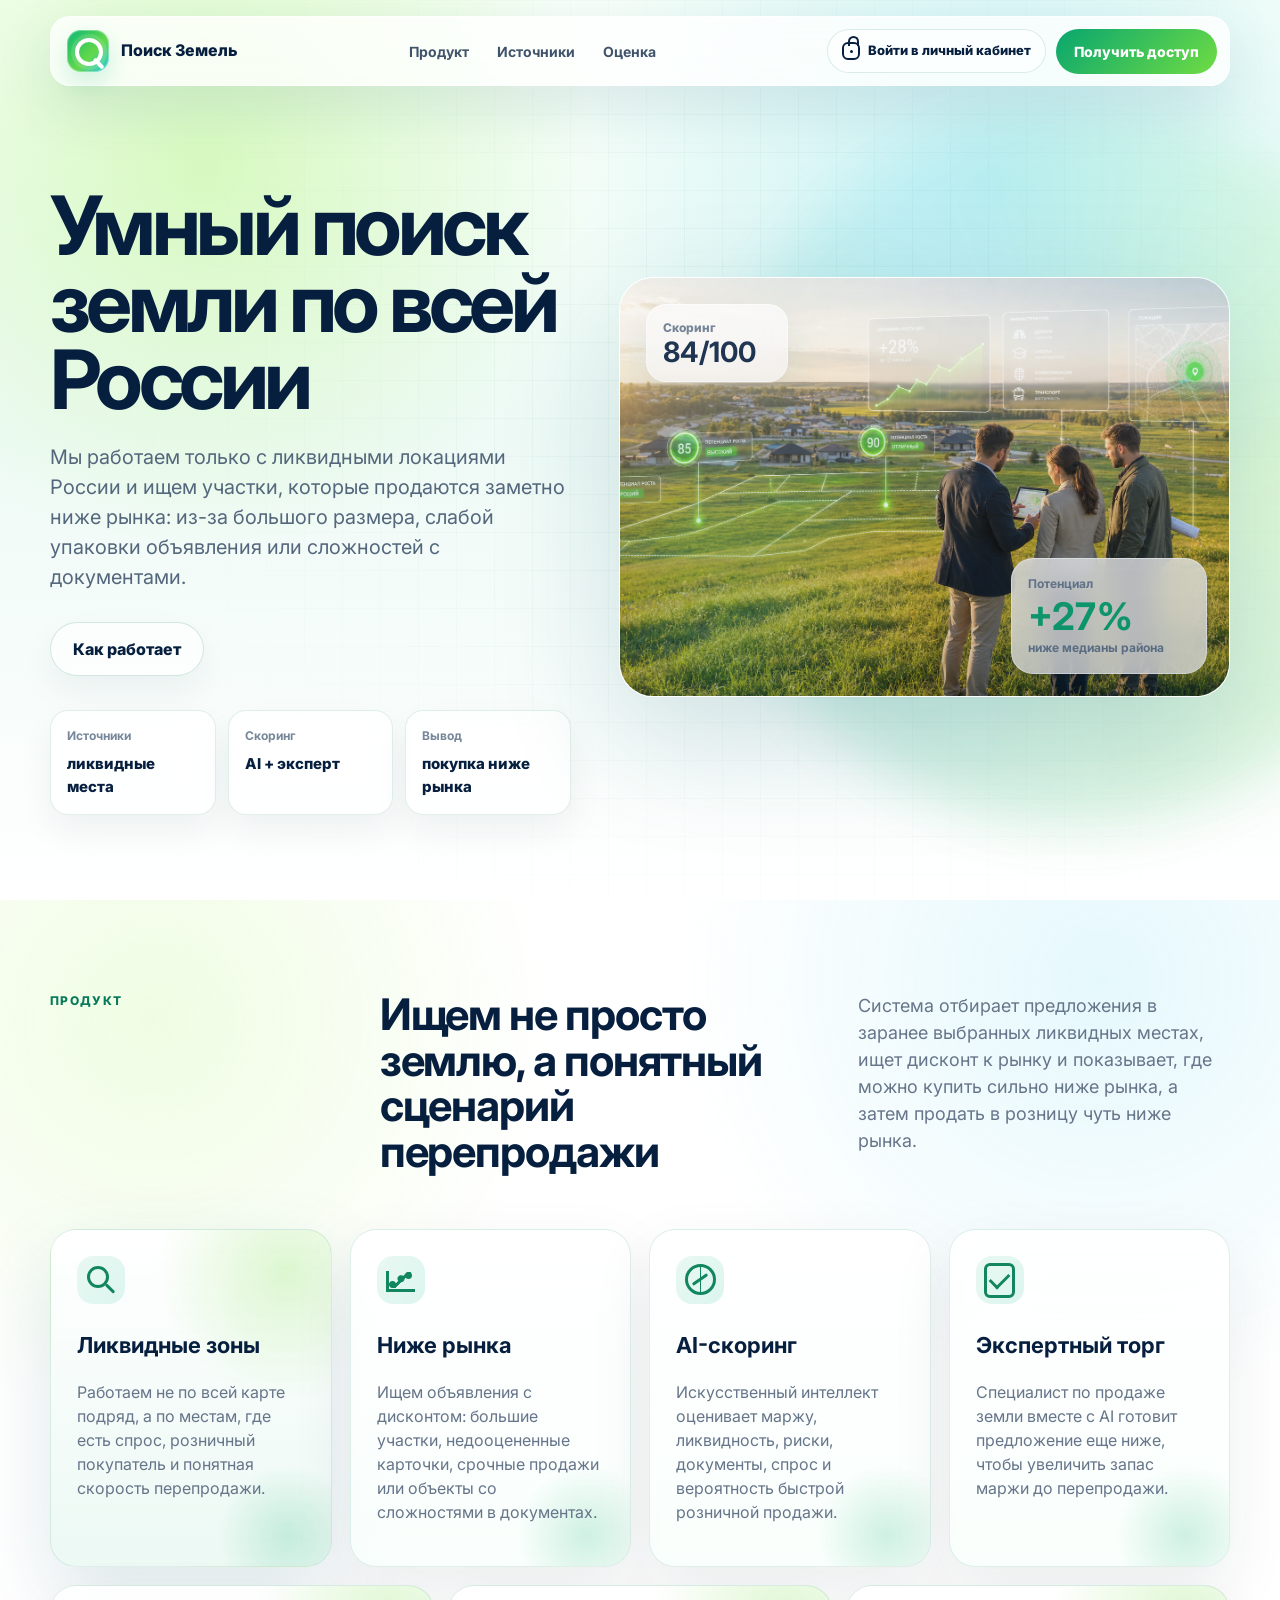
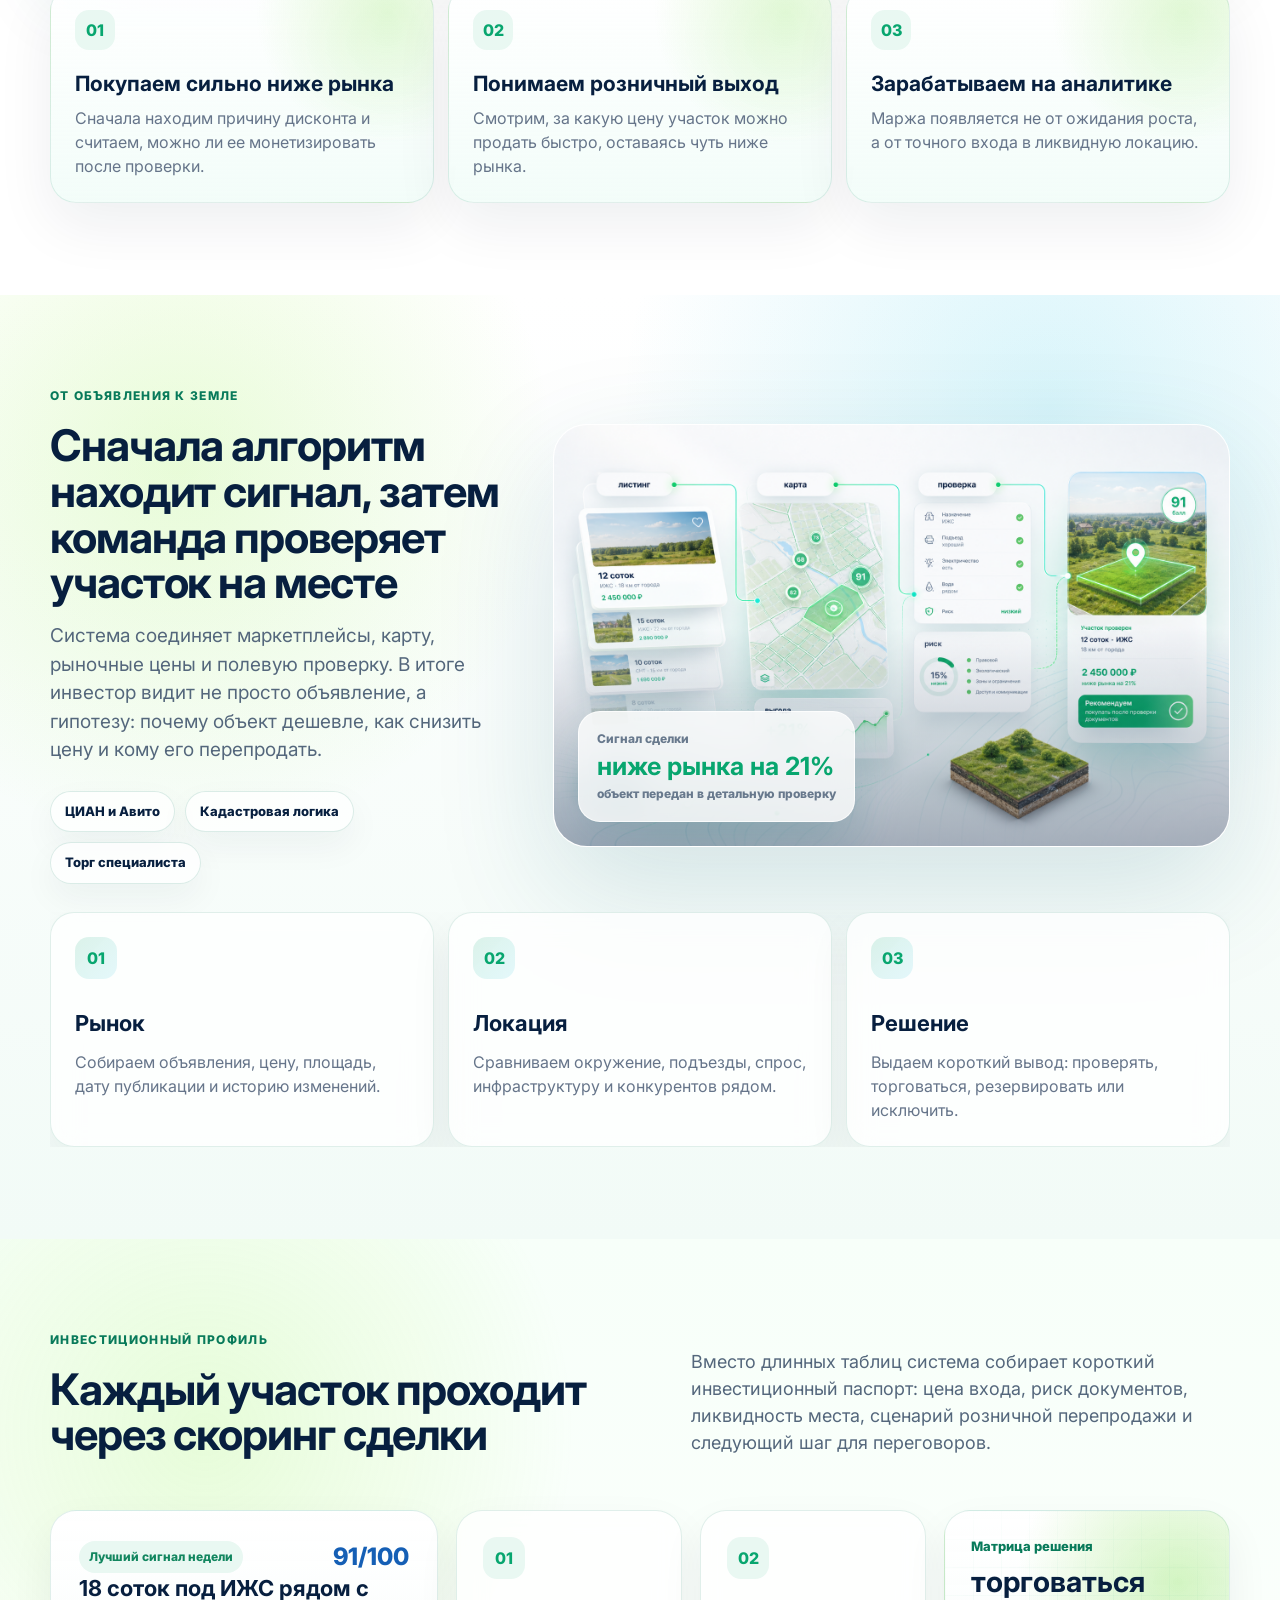
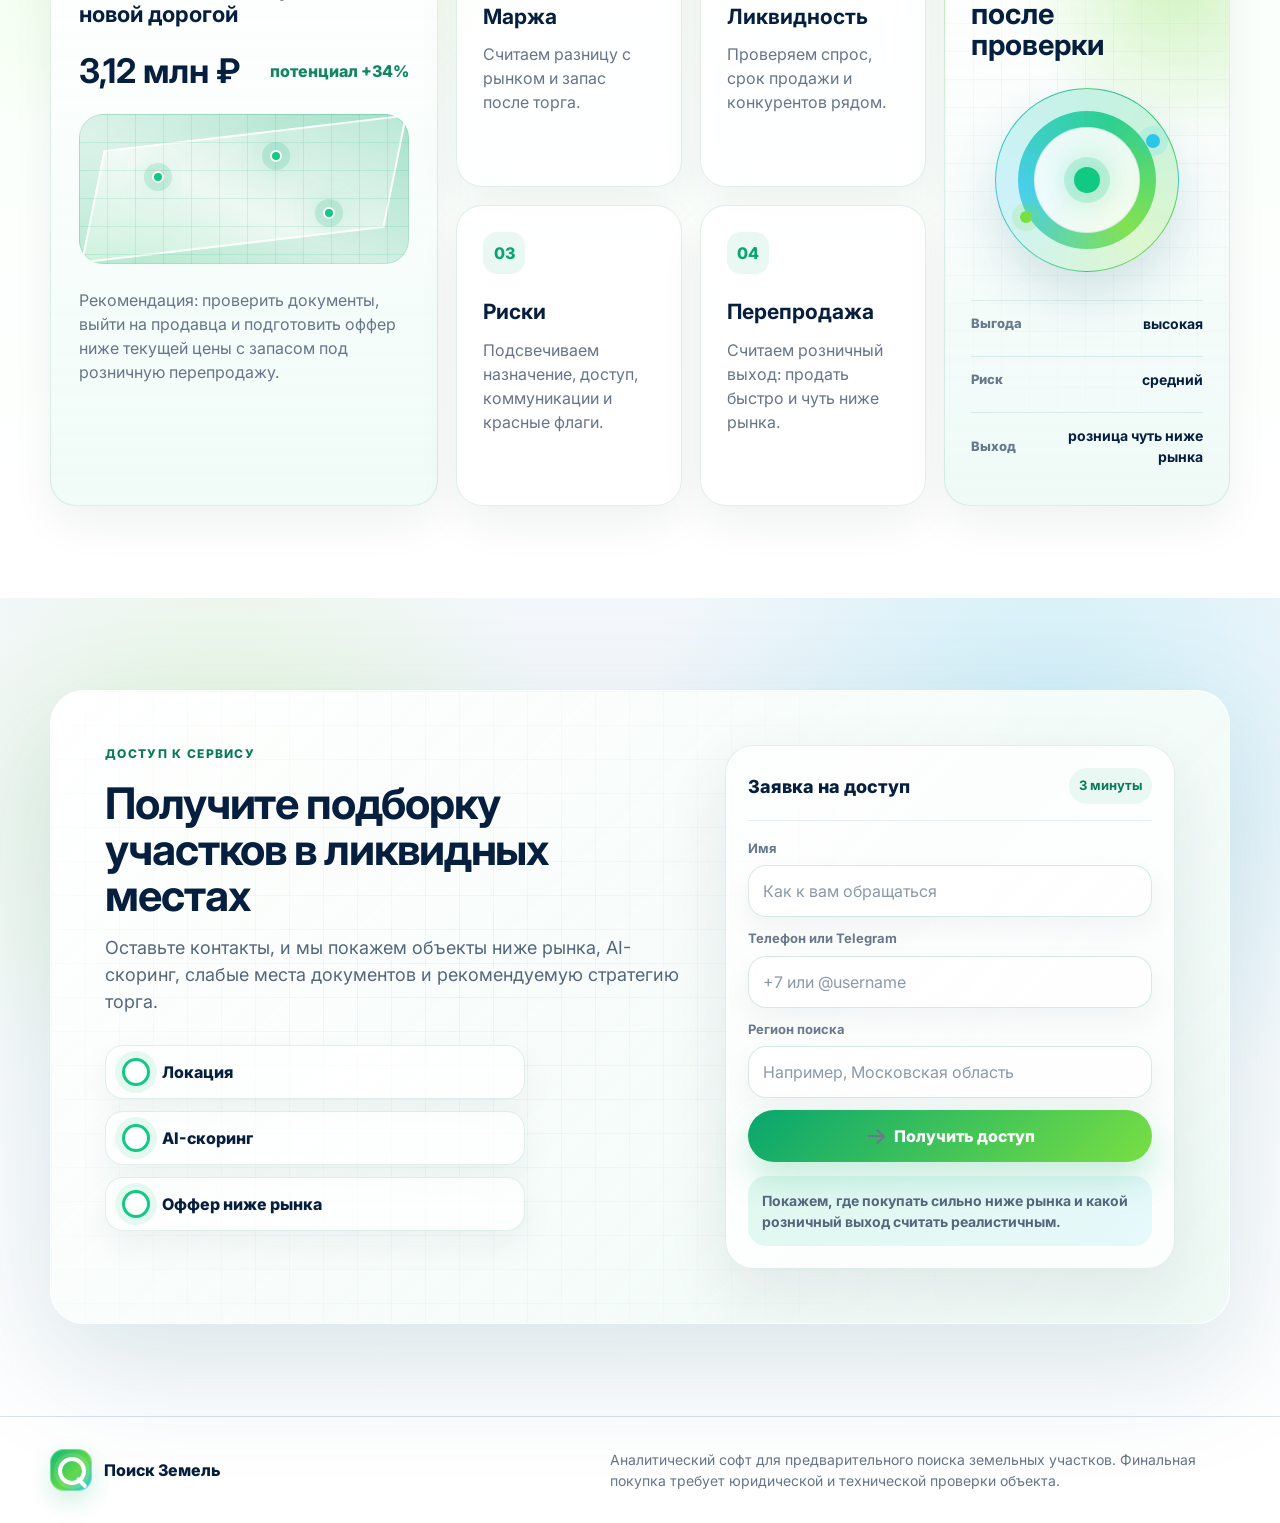
<file: index.html>
<!doctype html>
<html lang="ru">
<head>
  <meta charset="utf-8" />
  <meta name="viewport" content="width=device-width, initial-scale=1" />
  <title>Поиск Земель - аналитика выгодных земельных участков</title>
  <meta name="description" content="Сервис анализирует ЦИАН, Авито и открытые данные, чтобы находить земельные участки с потенциалом прибыли и рекомендациями к покупке." />
  <link rel="preconnect" href="https://fonts.googleapis.com" />
  <link rel="preconnect" href="https://fonts.gstatic.com" crossorigin />
  <link href="https://fonts.googleapis.com/css2?family=Inter:wght@400;500;600;700;800&display=swap" rel="stylesheet" />
  <link rel="stylesheet" href="styles.css" />
</head>
<body>
  <header class="site-header">
    <a class="brand" href="#top" aria-label="Поиск Земель">
      <span class="brand-mark" aria-hidden="true"><span class="brand-mark-land"></span><span class="brand-mark-coin"></span></span>
      <span>
        <strong>Поиск Земель</strong>
      </span>
    </a>

    <nav class="nav" aria-label="Основная навигация">
      <a href="#product">Продукт</a>
      <a href="#sources">Источники</a>
      <a href="#scoring">Оценка</a>
    </nav>

    <div class="header-actions">
      <a class="login-link" href="cabinet.html">
        <span class="login-icon" aria-hidden="true"></span>
        Войти в личный кабинет
      </a>
      <a class="header-cta" href="#contacts">Получить доступ</a>
    </div>
    <button class="menu-toggle" type="button" aria-label="Открыть меню" aria-expanded="false">
      <span></span>
      <span></span>
      <span></span>
    </button>
  </header>

  <div class="mobile-menu" aria-hidden="true">
    <nav aria-label="Мобильная навигация">
      <a href="#product">Продукт</a>
      <a href="#sources">Источники</a>
      <a href="#scoring">Оценка</a>
      <a href="cabinet.html">Войти в личный кабинет</a>
    </nav>
  </div>

  <main id="top">
    <section class="hero">
      <div class="hero-grid">
        <div class="hero-copy">
          <h1>Умный поиск земли по всей России</h1>
          <p class="hero-lead">Мы работаем только с ликвидными локациями России и ищем участки, которые продаются заметно ниже рынка: из-за большого размера, слабой упаковки объявления или сложностей с документами.</p>
          <div class="hero-actions">
            <a class="btn btn-secondary" href="#product">Как работает</a>
          </div>
          <dl class="hero-metrics">
            <div>
              <dt>Источники</dt>
              <dd>ликвидные места</dd>
            </div>
            <div>
              <dt>Скоринг</dt>
              <dd>AI + эксперт</dd>
            </div>
            <div>
              <dt>Вывод</dt>
              <dd>покупка ниже рынка</dd>
            </div>
          </dl>
        </div>

        <div class="hero-visual hero-visual-photo" aria-label="Специалисты оценивают земельный участок">
          <img src="assets/poiskzemel/land-investors.png" alt="Специалисты оценивают земельный участок с аналитическими слоями" />
          <div class="floating-chip chip-top">
            <span>Скоринг</span>
            <strong>84/100</strong>
          </div>
          <div class="signal-card">
            <span>Потенциал</span>
            <strong>+27%</strong>
            <small>ниже медианы района</small>
          </div>
        </div>
      </div>
    </section>

    <section class="section section-light" id="product">
      <div class="section-head">
        <p class="eyebrow">Продукт</p>
        <h2>Ищем не просто землю, а понятный сценарий перепродажи</h2>
        <p>Система отбирает предложения в заранее выбранных ликвидных местах, ищет дисконт к рынку и показывает, где можно купить сильно ниже рынка, а затем продать в розницу чуть ниже рынка.</p>
      </div>

      <div class="service-grid">
        <article class="service-card service-card-featured">
          <span class="card-icon search-icon" aria-hidden="true"></span>
          <h3>Ликвидные зоны</h3>
          <p>Работаем не по всей карте подряд, а по местам, где есть спрос, розничный покупатель и понятная скорость перепродажи.</p>
        </article>
        <article class="service-card">
          <span class="card-icon compare-icon" aria-hidden="true"></span>
          <h3>Ниже рынка</h3>
          <p>Ищем объявления с дисконтом: большие участки, недооцененные карточки, срочные продажи или объекты со сложностями в документах.</p>
        </article>
        <article class="service-card">
          <span class="card-icon risk-icon" aria-hidden="true"></span>
          <h3>AI-скоринг</h3>
          <p>Искусственный интеллект оценивает маржу, ликвидность, риски, документы, спрос и вероятность быстрой розничной продажи.</p>
        </article>
        <article class="service-card">
          <span class="card-icon decision-icon" aria-hidden="true"></span>
          <h3>Экспертный торг</h3>
          <p>Специалист по продаже земли вместе с AI готовит предложение еще ниже, чтобы увеличить запас маржи до перепродажи.</p>
        </article>
      </div>

      <div class="strategy-strip">
        <article>
          <span>01</span>
          <strong>Покупаем сильно ниже рынка</strong>
          <p>Сначала находим причину дисконта и считаем, можно ли ее монетизировать после проверки.</p>
        </article>
        <article>
          <span>02</span>
          <strong>Понимаем розничный выход</strong>
          <p>Смотрим, за какую цену участок можно продать быстро, оставаясь чуть ниже рынка.</p>
        </article>
        <article>
          <span>03</span>
          <strong>Зарабатываем на аналитике</strong>
          <p>Маржа появляется не от ожидания роста, а от точного входа в ликвидную локацию.</p>
        </article>
      </div>
    </section>

    <section class="section section-field" id="sources">
      <div class="field-layout">
        <div class="field-copy">
          <p class="eyebrow">От объявления к земле</p>
          <h2>Сначала алгоритм находит сигнал, затем команда проверяет участок на месте</h2>
          <p>Система соединяет маркетплейсы, карту, рыночные цены и полевую проверку. В итоге инвестор видит не просто объявление, а гипотезу: почему объект дешевле, как снизить цену и кому его перепродать.</p>
          <div class="field-pills">
            <span>ЦИАН и Авито</span>
            <span>Кадастровая логика</span>
            <span>Торг специалиста</span>
          </div>
        </div>

        <div class="field-visual">
          <img src="assets/poiskzemel/listing-to-land.png" alt="Коллаж с объявлениями, кадастровой картой и проверкой земельного участка" />
          <div class="field-glass-card">
            <span>Сигнал сделки</span>
            <strong>ниже рынка на 21%</strong>
            <small>объект передан в детальную проверку</small>
          </div>
        </div>
      </div>

      <div class="source-panel">
        <div class="source-row">
          <span>01</span>
          <strong>Рынок</strong>
          <p>Собираем объявления, цену, площадь, дату публикации и историю изменений.</p>
        </div>
        <div class="source-row">
          <span>02</span>
          <strong>Локация</strong>
          <p>Сравниваем окружение, подъезды, спрос, инфраструктуру и конкурентов рядом.</p>
        </div>
        <div class="source-row">
          <span>03</span>
          <strong>Решение</strong>
          <p>Выдаем короткий вывод: проверять, торговаться, резервировать или исключить.</p>
        </div>
      </div>
    </section>

    <section class="section section-invest" id="scoring">
      <div class="investment-head">
        <div>
          <p class="eyebrow">Инвестиционный профиль</p>
          <h2>Каждый участок проходит через скоринг сделки</h2>
        </div>
        <p>Вместо длинных таблиц система собирает короткий инвестиционный паспорт: цена входа, риск документов, ликвидность места, сценарий розничной перепродажи и следующий шаг для переговоров.</p>
      </div>

      <div class="investment-board">
        <div class="deal-card featured-deal">
          <div class="deal-top">
            <span class="badge">Лучший сигнал недели</span>
            <span class="score">91/100</span>
          </div>
          <h3>18 соток под ИЖС рядом с новой дорогой</h3>
          <div class="price-row">
            <strong>3,12 млн ₽</strong>
            <span>потенциал +34%</span>
          </div>
          <div class="land-preview" aria-hidden="true">
            <span></span>
            <span></span>
            <span></span>
          </div>
          <p>Рекомендация: проверить документы, выйти на продавца и подготовить оффер ниже текущей цены с запасом под розничную перепродажу.</p>
        </div>

        <div class="pipeline">
          <article>
            <span>01</span>
            <strong>Маржа</strong>
            <p>Считаем разницу с рынком и запас после торга.</p>
          </article>
          <article>
            <span>02</span>
            <strong>Ликвидность</strong>
            <p>Проверяем спрос, срок продажи и конкурентов рядом.</p>
          </article>
          <article>
            <span>03</span>
            <strong>Риски</strong>
            <p>Подсвечиваем назначение, доступ, коммуникации и красные флаги.</p>
          </article>
          <article>
            <span>04</span>
            <strong>Перепродажа</strong>
            <p>Считаем розничный выход: продать быстро и чуть ниже рынка.</p>
          </article>
        </div>

        <div class="portfolio-card">
          <span>Матрица решения</span>
          <strong>торговаться после проверки</strong>
          <div class="decision-orbit" aria-hidden="true">
            <i></i>
            <b></b>
          </div>
          <div class="decision-list">
            <div>
              <span>Выгода</span>
              <strong>высокая</strong>
            </div>
            <div>
              <span>Риск</span>
              <strong>средний</strong>
            </div>
            <div>
              <span>Выход</span>
              <strong>розница чуть ниже рынка</strong>
            </div>
          </div>
        </div>
      </div>
    </section>

    <section class="section section-cta" id="contacts">
      <div class="cta-card">
        <div class="cta-copy">
          <p class="eyebrow">Доступ к сервису</p>
          <h2>Получите подборку участков в ликвидных местах</h2>
          <p>Оставьте контакты, и мы покажем объекты ниже рынка, AI-скоринг, слабые места документов и рекомендуемую стратегию торга.</p>
          <div class="cta-flow">
            <span>Локация</span>
            <span>AI-скоринг</span>
            <span>Оффер ниже рынка</span>
          </div>
        </div>
        <div class="access-card">
          <div class="access-card-head">
            <span>Заявка на доступ</span>
            <strong>3 минуты</strong>
          </div>
          <form class="lead-form" action="success.html" method="get">
            <label>
              <span>Имя</span>
              <input type="text" name="name" placeholder="Как к вам обращаться" required />
            </label>
            <label>
              <span>Телефон или Telegram</span>
              <input type="text" name="contact" placeholder="+7 или @username" required />
            </label>
            <label>
              <span>Регион поиска</span>
              <input type="text" name="region" placeholder="Например, Московская область" />
            </label>
            <button class="btn btn-primary" type="submit">
              <span class="icon icon-arrow" aria-hidden="true"></span>
              Получить доступ
            </button>
          </form>
          <div class="access-note">Покажем, где покупать сильно ниже рынка и какой розничный выход считать реалистичным.</div>
        </div>
      </div>
    </section>
  </main>

  <footer class="footer">
    <div class="brand">
      <span class="brand-mark" aria-hidden="true"><span class="brand-mark-land"></span><span class="brand-mark-coin"></span></span>
      <span>
        <strong>Поиск Земель</strong>
      </span>
    </div>
    <p>Аналитический софт для предварительного поиска земельных участков. Финальная покупка требует юридической и технической проверки объекта.</p>
  </footer>

  <script src="script.js"></script>
</body>
</html>
</file>
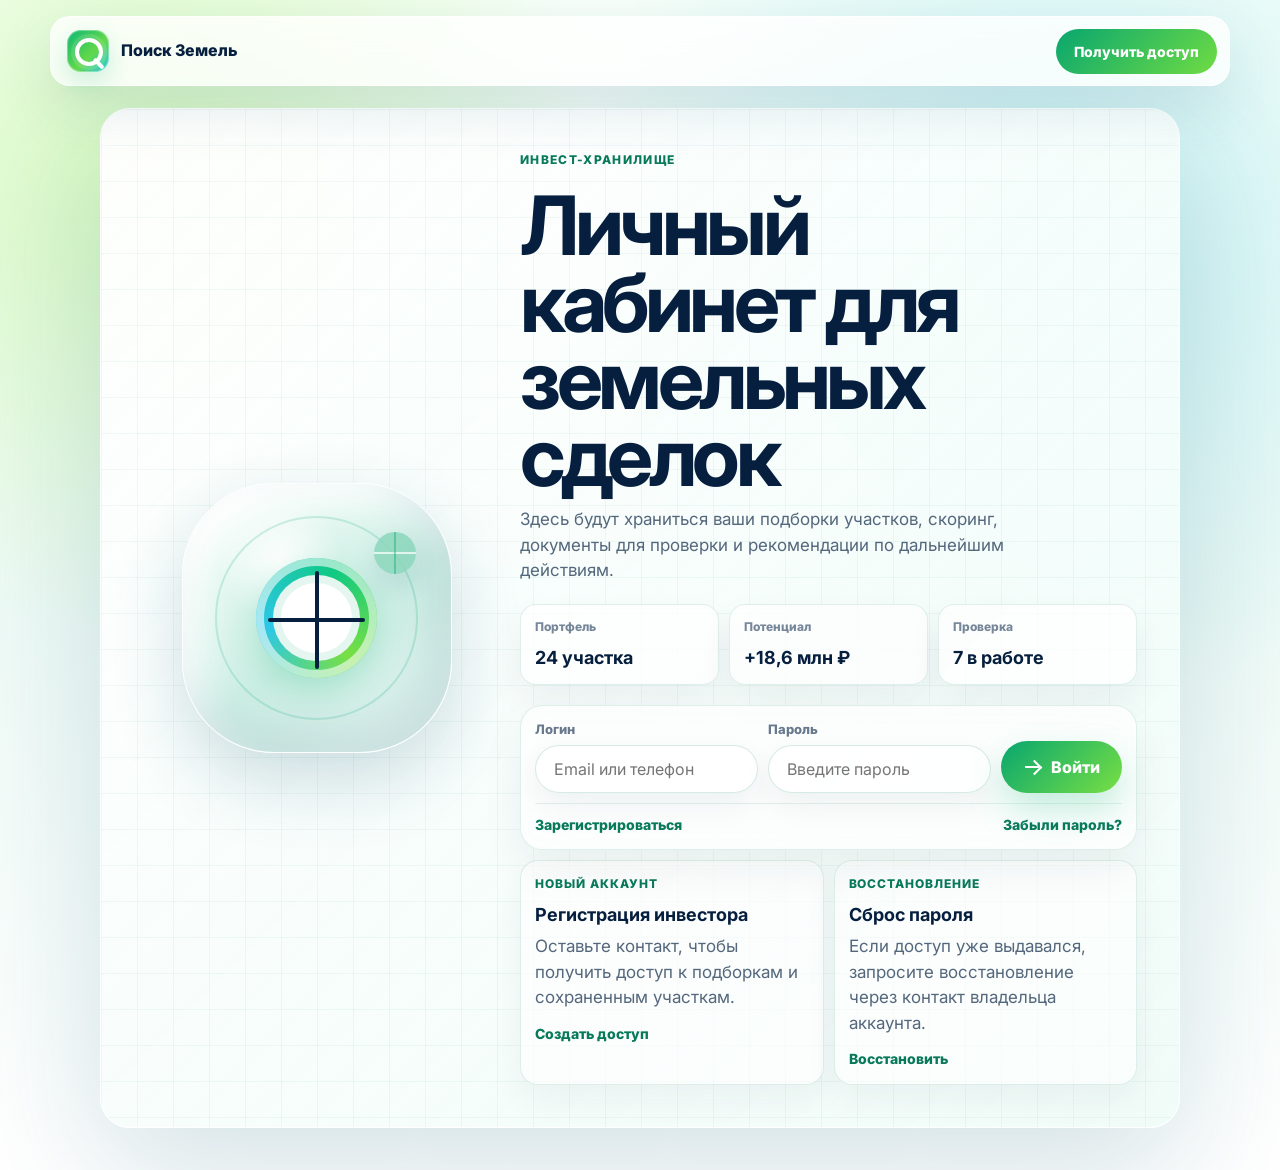
<file: cabinet.html>
<!doctype html>
<html lang="ru">
<head>
  <meta charset="utf-8" />
  <meta name="viewport" content="width=device-width, initial-scale=1" />
  <title>Личный кабинет - Поиск Земель</title>
  <meta name="description" content="Личный кабинет для хранения инвестиционных подборок земельных участков." />
  <link rel="preconnect" href="https://fonts.googleapis.com" />
  <link rel="preconnect" href="https://fonts.gstatic.com" crossorigin />
  <link href="https://fonts.googleapis.com/css2?family=Inter:wght@400;500;600;700;800&display=swap" rel="stylesheet" />
  <link rel="stylesheet" href="styles.css" />
</head>
<body class="cabinet-body">
  <header class="site-header">
    <a class="brand" href="index.html" aria-label="Поиск Земель">
      <span class="brand-mark" aria-hidden="true"><span class="brand-mark-land"></span><span class="brand-mark-coin"></span></span>
      <span>
        <strong>Поиск Земель</strong>
      </span>
    </a>
    <a class="header-cta" href="index.html#contacts">Получить доступ</a>
  </header>

  <main class="cabinet-shell">
    <section class="vault-card" aria-label="Личный кабинет инвестора">
      <div class="vault-visual" aria-hidden="true">
        <div class="vault-door">
          <div class="vault-rim">
            <div class="vault-handle">
              <span></span>
              <span></span>
              <span></span>
              <span></span>
            </div>
          </div>
        </div>
        <div class="vault-glow"></div>
      </div>

      <div class="vault-content">
        <p class="eyebrow">Инвест-хранилище</p>
        <h1>Личный кабинет для земельных сделок</h1>
        <p>Здесь будут храниться ваши подборки участков, скоринг, документы для проверки и рекомендации по дальнейшим действиям.</p>

        <div class="vault-stats">
          <div>
            <span>Портфель</span>
            <strong>24 участка</strong>
          </div>
          <div>
            <span>Потенциал</span>
            <strong>+18,6 млн ₽</strong>
          </div>
          <div>
            <span>Проверка</span>
            <strong>7 в работе</strong>
          </div>
        </div>

        <div class="auth-panel">
          <form class="cabinet-form login-form" action="index.html#contacts" method="get">
            <label>
              <span>Логин</span>
              <input type="text" name="login" placeholder="Email или телефон" autocomplete="username" />
            </label>
            <label>
              <span>Пароль</span>
              <input type="password" name="password" placeholder="Введите пароль" autocomplete="current-password" />
            </label>
            <button class="btn btn-primary" type="submit">
              <span class="icon icon-arrow" aria-hidden="true"></span>
              Войти
            </button>
          </form>

          <div class="auth-links">
            <a href="#register">Зарегистрироваться</a>
            <a href="#recover">Забыли пароль?</a>
          </div>
        </div>

        <div class="auth-secondary">
          <section id="register" class="auth-mini-card">
            <span>Новый аккаунт</span>
            <strong>Регистрация инвестора</strong>
            <p>Оставьте контакт, чтобы получить доступ к подборкам и сохраненным участкам.</p>
            <a href="index.html#contacts">Создать доступ</a>
          </section>
          <section id="recover" class="auth-mini-card">
            <span>Восстановление</span>
            <strong>Сброс пароля</strong>
            <p>Если доступ уже выдавался, запросите восстановление через контакт владельца аккаунта.</p>
            <a href="index.html#contacts">Восстановить</a>
          </section>
        </div>
      </div>
    </section>
  </main>
</body>
</html>
</file>
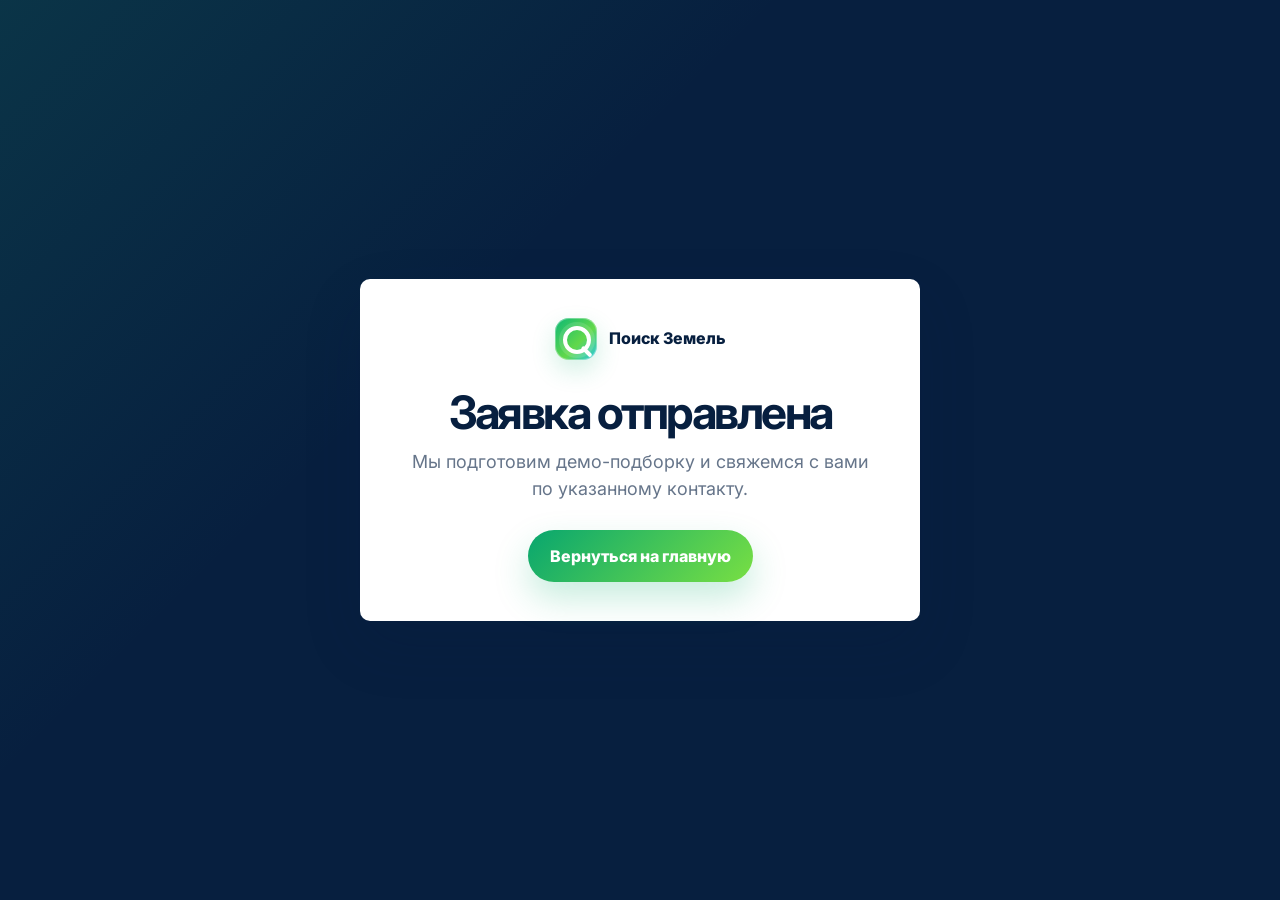
<file: success.html>
<!doctype html>
<html lang="ru">
<head>
  <meta charset="utf-8" />
  <meta name="viewport" content="width=device-width, initial-scale=1" />
  <title>Заявка отправлена - Поиск Земель</title>
  <link rel="preconnect" href="https://fonts.googleapis.com" />
  <link rel="preconnect" href="https://fonts.gstatic.com" crossorigin />
  <link href="https://fonts.googleapis.com/css2?family=Inter:wght@400;600;700;800&display=swap" rel="stylesheet" />
  <link rel="stylesheet" href="styles.css" />
  <style>
    body {
      min-height: 100vh;
      display: grid;
      place-items: center;
      padding: 24px;
      background:
        linear-gradient(135deg, rgba(31, 182, 122, 0.14), transparent 36%),
        var(--navy);
    }

    .success-box {
      width: min(560px, 100%);
      padding: 38px;
      border: 1px solid rgba(255, 255, 255, 0.16);
      border-radius: 10px;
      background: var(--white);
      box-shadow: var(--shadow);
      text-align: center;
    }

    .success-box .brand {
      justify-content: center;
      margin-bottom: 28px;
    }

    .success-box h1 {
      margin-bottom: 12px;
      color: var(--navy);
      font-size: clamp(32px, 6vw, 46px);
      line-height: 1.05;
    }

    .success-box p {
      margin-bottom: 28px;
      color: var(--muted);
      font-size: 18px;
    }
  </style>
</head>
<body>
  <main class="success-box">
    <div class="brand">
      <span class="brand-mark" aria-hidden="true"><span class="brand-mark-land"></span><span class="brand-mark-coin"></span></span>
      <span>
        <strong>Поиск Земель</strong>
      </span>
    </div>
    <h1>Заявка отправлена</h1>
    <p>Мы подготовим демо-подборку и свяжемся с вами по указанному контакту.</p>
    <a class="btn btn-primary" href="/">Вернуться на главную</a>
  </main>
</body>
</html>
</file>
<file: styles.css>
:root {
  --navy: #071f3f;
  --navy-2: #0c2d58;
  --blue: #155fb5;
  --green: #1fb67a;
  --lime: #9ff252;
  --cyan: #2cc7e8;
  --green-dark: #12865f;
  --ink: #132033;
  --muted: #66758a;
  --line: #d9e2ee;
  --soft: #f3f7fb;
  --white: #ffffff;
  --shadow: 0 24px 60px rgba(8, 31, 63, 0.14);
}

* {
  box-sizing: border-box;
}

html {
  scroll-behavior: smooth;
}

body {
  margin: 0;
  color: var(--ink);
  background: var(--soft);
  font-family: Inter, system-ui, -apple-system, BlinkMacSystemFont, "Segoe UI", sans-serif;
  line-height: 1.5;
}

img {
  display: block;
  max-width: 100%;
}

a {
  color: inherit;
  text-decoration: none;
}

button,
input {
  font: inherit;
}

.site-header {
  position: fixed;
  z-index: 30;
  top: 16px;
  left: 50%;
  display: flex;
  width: min(1180px, calc(100% - 32px));
  min-height: 70px;
  align-items: center;
  justify-content: space-between;
  gap: 18px;
  padding: 10px 12px 10px 16px;
  border: 1px solid rgba(255, 255, 255, 0.9);
  border-radius: 20px;
  background: rgba(255, 255, 255, 0.78);
  box-shadow: 0 20px 60px rgba(18, 72, 105, 0.12);
  transform: translateX(-50%);
  backdrop-filter: blur(16px);
}

.brand {
  display: inline-flex;
  min-width: max-content;
  align-items: center;
  gap: 12px;
}

.brand-mark {
  position: relative;
  display: grid;
  width: 42px;
  height: 42px;
  place-items: center;
  border-radius: 14px;
  background: linear-gradient(135deg, #0cb876, #62d84a 58%, #27c8e8);
  color: var(--white);
  box-shadow:
    inset 0 0 0 1px rgba(255, 255, 255, 0.34),
    0 10px 24px rgba(31, 182, 122, 0.2);
  overflow: hidden;
}

.brand-mark::before {
  content: "";
  position: absolute;
  left: 8px;
  top: 8px;
  width: 20px;
  height: 20px;
  border: 4px solid #ffffff;
  border-radius: 50%;
  box-shadow: 0 0 0 4px rgba(255, 255, 255, 0.12);
}

.brand-mark::after {
  content: "";
  position: absolute;
  left: 27px;
  top: 27px;
  width: 13px;
  height: 4px;
  border-radius: 999px;
  background: #ffffff;
  transform: rotate(45deg);
  transform-origin: left center;
}

.brand-mark .brand-mark-land,
.brand-mark .brand-mark-coin {
  display: none;
}

.brand strong,
.brand small {
  display: block;
}

.brand strong {
  color: var(--navy);
  font-size: 16px;
  font-weight: 800;
  line-height: 1.1;
}

.brand small {
  color: var(--muted);
  font-size: 12px;
  font-weight: 600;
}

.nav {
  display: flex;
  align-items: center;
  gap: 4px;
}

.nav a {
  padding: 10px 12px;
  border-radius: 999px;
  color: #41536b;
  font-size: 14px;
  font-weight: 700;
}

.nav a:hover {
  background: #edf4fb;
  color: var(--blue);
}

.header-cta {
  min-width: max-content;
  padding: 12px 18px;
  border-radius: 999px;
  background: linear-gradient(135deg, #08a66f, #6fdc43);
  color: var(--white);
  font-size: 14px;
  font-weight: 800;
}

.header-actions {
  display: inline-flex;
  align-items: center;
  gap: 10px;
}

.login-link {
  display: inline-flex;
  min-width: max-content;
  align-items: center;
  gap: 8px;
  padding: 11px 14px;
  border: 1px solid rgba(8, 122, 90, 0.14);
  border-radius: 999px;
  background: rgba(255, 255, 255, 0.62);
  color: var(--navy);
  font-size: 13px;
  font-weight: 800;
}

.login-link:hover {
  border-color: rgba(8, 166, 111, 0.34);
  background: rgba(233, 248, 242, 0.84);
}

.login-icon {
  position: relative;
  width: 18px;
  height: 18px;
  border: 2px solid currentColor;
  border-radius: 6px;
}

.login-icon::before {
  content: "";
  position: absolute;
  left: 4px;
  top: -8px;
  width: 7px;
  height: 8px;
  border: 2px solid currentColor;
  border-bottom: 0;
  border-radius: 8px 8px 0 0;
}

.login-icon::after {
  content: "";
  position: absolute;
  left: 6px;
  top: 6px;
  width: 3px;
  height: 3px;
  border-radius: 50%;
  background: currentColor;
}

.menu-toggle {
  display: none;
  width: 42px;
  height: 42px;
  place-items: center;
  border: 1px solid var(--line);
  border-radius: 6px;
  background: var(--white);
  cursor: pointer;
}

.menu-toggle span {
  display: block;
  width: 20px;
  height: 2px;
  border-radius: 999px;
  background: var(--navy);
}

.menu-toggle span + span {
  margin-top: 5px;
}

.mobile-menu {
  position: fixed;
  z-index: 29;
  top: 94px;
  right: 16px;
  left: 16px;
  display: none;
  padding: 10px;
  border: 1px solid var(--line);
  border-radius: 8px;
  background: rgba(255, 255, 255, 0.98);
  box-shadow: var(--shadow);
  transform: translateY(-8px);
  opacity: 0;
  pointer-events: none;
  transition: opacity 180ms ease, transform 180ms ease;
}

.mobile-menu.open {
  transform: translateY(0);
  opacity: 1;
  pointer-events: auto;
}

.mobile-menu nav {
  display: grid;
}

.mobile-menu a {
  padding: 16px 12px;
  border-bottom: 1px solid var(--line);
  color: var(--navy);
  font-size: 18px;
  font-weight: 800;
}

.mobile-menu a:last-child {
  border-bottom: 0;
}

.hero {
  position: relative;
  overflow: hidden;
  min-height: 100svh;
  display: grid;
  align-items: center;
  padding: 132px max(24px, calc((100vw - 1180px) / 2)) 58px;
  background:
    radial-gradient(circle at 16% 18%, rgba(159, 242, 82, 0.34), transparent 30%),
    radial-gradient(circle at 78% 20%, rgba(44, 199, 232, 0.22), transparent 34%),
    linear-gradient(180deg, #f7fff9 0%, #eefaf6 48%, #ffffff 100%);
  color: var(--ink);
  isolation: isolate;
}

.hero::before {
  content: "";
  position: absolute;
  inset: 0;
  z-index: -1;
  background-image:
    linear-gradient(rgba(9, 119, 86, 0.055) 1px, transparent 1px),
    linear-gradient(90deg, rgba(9, 119, 86, 0.055) 1px, transparent 1px);
  background-size: 38px 38px;
  mask-image: radial-gradient(circle at 62% 45%, black, transparent 72%);
}

.hero::after {
  content: "";
  position: absolute;
  right: -12vw;
  top: 12vh;
  z-index: -1;
  width: 56vw;
  height: 56vw;
  border-radius: 50%;
  background:
    conic-gradient(from 210deg, rgba(31, 182, 122, 0.26), rgba(44, 199, 232, 0.16), rgba(159, 242, 82, 0.28), rgba(31, 182, 122, 0.26));
  filter: blur(28px);
  opacity: 0.72;
}

.hero-grid {
  display: grid;
  grid-template-columns: minmax(0, 0.92fr) minmax(460px, 1.08fr);
  gap: 48px;
  align-items: center;
}

.hero-copy {
  max-width: 610px;
  padding-top: 28px;
}

.eyebrow {
  margin: 0 0 18px;
  color: #087a5a;
  font-size: 12px;
  font-weight: 800;
  letter-spacing: 0.11em;
  text-transform: uppercase;
}

h1,
h2,
h3,
p {
  margin-top: 0;
}

h1 {
  margin-bottom: 24px;
  color: #071f3f;
  font-size: clamp(48px, 6.4vw, 88px);
  line-height: 0.94;
  letter-spacing: -0.055em;
}

h2 {
  margin-bottom: 16px;
  color: var(--navy);
  font-size: clamp(30px, 3.4vw, 50px);
  line-height: 1.05;
  letter-spacing: -0.025em;
}

h3 {
  color: var(--navy);
  font-size: 22px;
  line-height: 1.2;
}

.hero-lead {
  max-width: 560px;
  margin-bottom: 30px;
  color: #54677c;
  font-size: 20px;
}

.hero-actions {
  display: flex;
  flex-wrap: wrap;
  gap: 12px;
  margin-bottom: 34px;
}

.btn {
  display: inline-flex;
  min-height: 52px;
  align-items: center;
  justify-content: center;
  gap: 10px;
  padding: 14px 22px;
  border: 0;
  border-radius: 999px;
  cursor: pointer;
  font-weight: 800;
}

.btn-primary {
  background: linear-gradient(135deg, #08a66f, #78df43);
  color: var(--white);
  box-shadow: 0 16px 34px rgba(31, 182, 122, 0.25);
}

.btn-primary:hover,
.header-cta:hover {
  background: var(--green-dark);
}

.btn-secondary {
  border: 1px solid rgba(8, 122, 90, 0.18);
  background: rgba(255, 255, 255, 0.7);
  color: var(--navy);
  box-shadow: 0 14px 34px rgba(19, 32, 51, 0.06);
}

.icon-arrow {
  position: relative;
  width: 18px;
  height: 18px;
}

.icon-arrow::before,
.icon-arrow::after {
  content: "";
  position: absolute;
  background: currentColor;
}

.icon-arrow::before {
  top: 8px;
  left: 2px;
  width: 14px;
  height: 2px;
}

.icon-arrow::after {
  top: 4px;
  right: 1px;
  width: 9px;
  height: 9px;
  border-top: 2px solid currentColor;
  border-right: 2px solid currentColor;
  background: transparent;
  transform: rotate(45deg);
}

.hero-metrics {
  display: grid;
  grid-template-columns: repeat(3, 1fr);
  gap: 12px;
  margin: 0;
}

.hero-metrics div {
  padding: 16px;
  border: 1px solid rgba(8, 122, 90, 0.12);
  border-radius: 18px;
  background: rgba(255, 255, 255, 0.72);
  box-shadow: 0 16px 34px rgba(19, 32, 51, 0.06);
  backdrop-filter: blur(14px);
}

.hero-metrics dt {
  margin-bottom: 8px;
  color: #77879a;
  font-size: 12px;
  font-weight: 700;
}

.hero-metrics dd {
  margin: 0;
  color: var(--navy);
  font-size: 15px;
  font-weight: 800;
}

.hero-visual {
  position: relative;
  border: 1px solid rgba(255, 255, 255, 0.88);
  border-radius: 34px;
  background: rgba(255, 255, 255, 0.62);
  box-shadow: 0 42px 120px rgba(20, 92, 116, 0.18);
  overflow: hidden;
  backdrop-filter: blur(18px);
}

.hero-visual img {
  width: 100%;
  aspect-ratio: 16 / 11;
  object-fit: cover;
}

.hero-visual-photo::after {
  content: "";
  position: absolute;
  inset: 0;
  background:
    linear-gradient(180deg, rgba(255, 255, 255, 0.12), rgba(7, 31, 63, 0.18)),
    radial-gradient(circle at 16% 84%, rgba(31, 182, 122, 0.24), transparent 34%);
  pointer-events: none;
}

.floating-chip {
  position: absolute;
  left: 26px;
  top: 26px;
  min-width: 142px;
  padding: 14px 16px;
  border: 1px solid rgba(255, 255, 255, 0.78);
  border-radius: 20px;
  background: rgba(255, 255, 255, 0.72);
  box-shadow: 0 18px 44px rgba(20, 92, 116, 0.14);
  backdrop-filter: blur(16px);
}

.floating-chip span,
.floating-chip strong {
  display: block;
}

.floating-chip span {
  color: #68798d;
  font-size: 12px;
  font-weight: 800;
}

.floating-chip strong {
  color: var(--navy);
  font-size: 28px;
  line-height: 1.1;
}

.signal-card {
  position: absolute;
  right: 22px;
  bottom: 22px;
  width: 196px;
  padding: 16px;
  border: 1px solid rgba(255, 255, 255, 0.76);
  border-radius: 22px;
  background: rgba(255, 255, 255, 0.78);
  box-shadow: 0 18px 50px rgba(20, 92, 116, 0.16);
  backdrop-filter: blur(14px);
}

.signal-card span,
.signal-card small {
  display: block;
  color: #68798d;
  font-size: 12px;
  font-weight: 700;
}

.signal-card strong {
  display: block;
  margin: 4px 0;
  color: #08a66f;
  font-size: 38px;
  line-height: 1;
}

.section {
  padding: 92px max(24px, calc((100vw - 1180px) / 2));
}

.section-light {
  background:
    radial-gradient(circle at 12% 12%, rgba(159, 242, 82, 0.16), transparent 28%),
    radial-gradient(circle at 86% 8%, rgba(44, 199, 232, 0.12), transparent 30%),
    var(--white);
}

.section-head {
  display: grid;
  grid-template-columns: 0.8fr 1.2fr 1fr;
  gap: 32px;
  align-items: start;
  margin-bottom: 38px;
}

.section-head p:not(.eyebrow),
.muted {
  color: var(--muted);
  font-size: 18px;
}

.section-head.compact {
  display: block;
  max-width: 760px;
}

.service-grid {
  display: grid;
  grid-template-columns: repeat(4, 1fr);
  gap: 18px;
}

.service-card {
  min-height: 286px;
  padding: 26px;
  border: 1px solid rgba(8, 122, 90, 0.12);
  border-radius: 26px;
  background:
    linear-gradient(180deg, rgba(255, 255, 255, 0.9), rgba(247, 255, 251, 0.72));
  box-shadow: 0 24px 64px rgba(19, 32, 51, 0.08);
  position: relative;
  overflow: hidden;
  backdrop-filter: blur(14px);
}

.service-card::before {
  content: "";
  position: absolute;
  inset: auto -32px -44px auto;
  width: 150px;
  height: 150px;
  border-radius: 50%;
  background: radial-gradient(circle, rgba(31, 182, 122, 0.2), transparent 66%);
}

.service-card-featured {
  background:
    radial-gradient(circle at 84% 12%, rgba(120, 223, 67, 0.24), transparent 34%),
    linear-gradient(180deg, rgba(255, 255, 255, 0.96), rgba(233, 248, 242, 0.88));
  box-shadow: 0 30px 80px rgba(20, 92, 116, 0.14);
}

.service-card p {
  color: var(--muted);
  position: relative;
  z-index: 1;
}

.service-card h3,
.service-card .card-icon {
  position: relative;
  z-index: 1;
}

.card-icon {
  position: relative;
  display: grid;
  width: 48px;
  height: 48px;
  margin-bottom: 28px;
  place-items: center;
  border-radius: 16px;
  background: linear-gradient(135deg, #e9f8f2, #dcf5ef);
  color: var(--green-dark);
}

.card-icon::before,
.card-icon::after {
  content: "";
  position: absolute;
}

.search-icon::before {
  width: 16px;
  height: 16px;
  border: 3px solid currentColor;
  border-radius: 50%;
  transform: translate(-3px, -3px);
}

.search-icon::after {
  width: 12px;
  height: 3px;
  border-radius: 999px;
  background: currentColor;
  transform: translate(9px, 9px) rotate(45deg);
}

.compare-icon::before {
  width: 26px;
  height: 18px;
  border-bottom: 3px solid currentColor;
  border-left: 3px solid currentColor;
  transform: translateY(2px);
}

.compare-icon::after {
  width: 25px;
  height: 16px;
  background:
    linear-gradient(135deg, transparent 0 46%, currentColor 47% 56%, transparent 57%),
    radial-gradient(circle at 18% 78%, currentColor 0 3px, transparent 4px),
    radial-gradient(circle at 52% 42%, currentColor 0 3px, transparent 4px),
    radial-gradient(circle at 82% 22%, currentColor 0 3px, transparent 4px);
}

.risk-icon::before {
  width: 25px;
  height: 25px;
  border: 3px solid currentColor;
  border-radius: 50%;
  background: linear-gradient(90deg, transparent 46%, currentColor 47% 53%, transparent 54%);
}

.risk-icon::after {
  width: 18px;
  height: 3px;
  border-radius: 999px;
  background: currentColor;
  transform: rotate(-35deg);
}

.decision-icon::before {
  width: 25px;
  height: 29px;
  border: 3px solid currentColor;
  border-radius: 6px;
  transform: translateY(1px);
}

.decision-icon::after {
  width: 16px;
  height: 9px;
  border-left: 3px solid currentColor;
  border-bottom: 3px solid currentColor;
  transform: rotate(-45deg) translate(1px, -1px);
}

.strategy-strip {
  display: grid;
  grid-template-columns: repeat(3, 1fr);
  gap: 14px;
  margin-top: 18px;
}

.strategy-strip article {
  position: relative;
  overflow: hidden;
  min-height: 184px;
  padding: 24px;
  border: 1px solid rgba(8, 122, 90, 0.12);
  border-radius: 26px;
  background:
    radial-gradient(circle at 88% 12%, rgba(120, 223, 67, 0.22), transparent 34%),
    linear-gradient(180deg, rgba(255, 255, 255, 0.92), rgba(238, 252, 247, 0.72));
  box-shadow: 0 22px 58px rgba(19, 32, 51, 0.07);
}

.strategy-strip span {
  display: inline-grid;
  width: 40px;
  height: 40px;
  place-items: center;
  margin-bottom: 22px;
  border-radius: 14px;
  background: #e9f8f2;
  color: #08a66f;
  font-weight: 800;
}

.strategy-strip strong {
  display: block;
  color: var(--navy);
  font-size: 21px;
  line-height: 1.15;
}

.strategy-strip p {
  margin: 10px 0 0;
  color: var(--muted);
}

.section-field {
  background:
    radial-gradient(circle at 82% 12%, rgba(44, 199, 232, 0.18), transparent 32%),
    radial-gradient(circle at 14% 18%, rgba(159, 242, 82, 0.22), transparent 28%),
    linear-gradient(180deg, #ffffff 0%, #f2fbf7 100%);
}

.field-layout,
.split {
  display: grid;
  grid-template-columns: 0.8fr 1.2fr;
  gap: 52px;
  align-items: center;
}

.field-copy p:not(.eyebrow) {
  max-width: 560px;
  color: #54677c;
  font-size: 19px;
}

.field-pills {
  display: flex;
  flex-wrap: wrap;
  gap: 10px;
  margin-top: 26px;
}

.field-pills span {
  padding: 10px 14px;
  border: 1px solid rgba(8, 122, 90, 0.14);
  border-radius: 999px;
  background: rgba(255, 255, 255, 0.74);
  color: var(--navy);
  font-size: 13px;
  font-weight: 800;
  box-shadow: 0 14px 34px rgba(19, 32, 51, 0.05);
}

.field-visual {
  position: relative;
  overflow: hidden;
  border: 1px solid rgba(255, 255, 255, 0.86);
  border-radius: 34px;
  background: rgba(255, 255, 255, 0.64);
  box-shadow: 0 42px 120px rgba(20, 92, 116, 0.16);
}

.field-visual img {
  width: 100%;
  aspect-ratio: 16 / 10;
  object-fit: cover;
}

.field-visual::after {
  content: "";
  position: absolute;
  inset: 0;
  background: linear-gradient(180deg, transparent 48%, rgba(7, 31, 63, 0.34));
}

.field-glass-card {
  position: absolute;
  left: 24px;
  bottom: 24px;
  z-index: 1;
  max-width: 320px;
  padding: 18px;
  border: 1px solid rgba(255, 255, 255, 0.74);
  border-radius: 22px;
  background: rgba(255, 255, 255, 0.78);
  box-shadow: 0 18px 50px rgba(20, 92, 116, 0.16);
  backdrop-filter: blur(14px);
}

.field-glass-card span,
.field-glass-card small {
  display: block;
  color: #68798d;
  font-size: 12px;
  font-weight: 800;
}

.field-glass-card strong {
  display: block;
  margin: 5px 0;
  color: #08a66f;
  font-size: 25px;
  line-height: 1.1;
}

.source-panel {
  display: grid;
  grid-template-columns: repeat(3, 1fr);
  gap: 14px;
  margin-top: 28px;
  border: 0;
  border-radius: 0;
  background: transparent;
  overflow: hidden;
}

.source-row {
  display: block;
  min-height: 190px;
  padding: 24px;
  border: 1px solid rgba(8, 122, 90, 0.12);
  border-radius: 24px;
  background: rgba(255, 255, 255, 0.78);
  box-shadow: 0 18px 44px rgba(19, 32, 51, 0.06);
  backdrop-filter: blur(14px);
}

.source-row span {
  display: inline-grid;
  width: 42px;
  height: 42px;
  place-items: center;
  margin-bottom: 28px;
  border-radius: 14px;
  background: linear-gradient(135deg, rgba(8, 166, 111, 0.14), rgba(44, 199, 232, 0.12));
  color: #08a66f;
  font-weight: 800;
}

.source-row strong {
  display: block;
  color: var(--navy);
  font-size: 22px;
  margin-bottom: 10px;
}

.source-row p {
  margin: 0;
  color: #66758a;
}

.section-invest {
  background:
    radial-gradient(circle at 16% 20%, rgba(159, 242, 82, 0.2), transparent 28%),
    linear-gradient(180deg, #f7fff9 0%, #ffffff 100%);
}

.investment-head {
  display: grid;
  grid-template-columns: 1fr 0.9fr;
  gap: 42px;
  align-items: end;
  margin-bottom: 36px;
}

.investment-head p:not(.eyebrow) {
  color: #54677c;
  font-size: 18px;
}

.investment-board,
.analytics-layout {
  display: grid;
  grid-template-columns: 0.95fr 1.15fr 0.7fr;
  gap: 18px;
  align-items: stretch;
}

.deal-card,
.criteria-grid article,
.pipeline article,
.portfolio-card {
  border: 1px solid rgba(8, 122, 90, 0.12);
  border-radius: 26px;
  background: rgba(255, 255, 255, 0.78);
  box-shadow: 0 18px 44px rgba(19, 32, 51, 0.06);
  backdrop-filter: blur(14px);
}

.deal-card {
  padding: 28px;
}

.featured-deal {
  min-height: 100%;
  background:
    linear-gradient(180deg, rgba(255, 255, 255, 0.86), rgba(235, 251, 246, 0.74)),
    #ffffff;
}

.deal-top,
.price-row {
  display: flex;
  align-items: center;
  justify-content: space-between;
  gap: 16px;
}

.badge {
  padding: 7px 10px;
  border-radius: 999px;
  background: #e9f8f2;
  color: var(--green-dark);
  font-size: 12px;
  font-weight: 800;
}

.score {
  color: var(--blue);
  font-size: 24px;
  font-weight: 800;
}

.price-row {
  margin: 26px 0;
}

.price-row strong {
  color: var(--navy);
  font-size: 34px;
  line-height: 1;
}

.price-row span {
  color: var(--green-dark);
  font-weight: 800;
}

.bars {
  display: grid;
  gap: 10px;
  margin-bottom: 24px;
}

.bars span {
  display: block;
  width: var(--w);
  height: 10px;
  border-radius: 999px;
  background: linear-gradient(90deg, var(--green), var(--blue));
}

.deal-card p {
  margin-bottom: 0;
  color: var(--muted);
}

.land-preview {
  position: relative;
  min-height: 150px;
  margin: 24px 0;
  overflow: hidden;
  border-radius: 24px;
  background:
    linear-gradient(135deg, rgba(255, 255, 255, 0.45), transparent 45%),
    linear-gradient(25deg, #c5f0d8, #edf8f3 44%, #b9e8d5);
  box-shadow: inset 0 0 0 1px rgba(8, 122, 90, 0.12);
}

.land-preview::before {
  content: "";
  position: absolute;
  inset: 18px;
  border: 2px solid rgba(255, 255, 255, 0.88);
  transform: skew(-18deg) rotate(-7deg);
  box-shadow: 0 0 0 999px rgba(8, 166, 111, 0.1);
}

.land-preview::after {
  content: "";
  position: absolute;
  inset: 0;
  background-image:
    linear-gradient(rgba(8, 166, 111, 0.16) 1px, transparent 1px),
    linear-gradient(90deg, rgba(8, 166, 111, 0.16) 1px, transparent 1px);
  background-size: 28px 28px;
  opacity: 0.75;
}

.land-preview span {
  position: absolute;
  z-index: 1;
  width: 12px;
  height: 12px;
  border: 2px solid #ffffff;
  border-radius: 50%;
  background: #10c982;
  box-shadow: 0 0 0 8px rgba(31, 182, 122, 0.18), 0 0 28px rgba(31, 182, 122, 0.58);
}

.land-preview span:nth-child(1) { left: 22%; top: 38%; }
.land-preview span:nth-child(2) { left: 58%; top: 24%; }
.land-preview span:nth-child(3) { left: 74%; top: 62%; }

.criteria-grid {
  display: grid;
  grid-template-columns: repeat(2, 1fr);
  gap: 18px;
}

.criteria-grid article,
.pipeline article {
  padding: 26px;
}

.pipeline {
  display: grid;
  grid-template-columns: repeat(2, 1fr);
  gap: 18px;
}

.pipeline article span {
  display: inline-grid;
  width: 42px;
  height: 42px;
  place-items: center;
  margin-bottom: 22px;
  border-radius: 14px;
  background: #e9f8f2;
  color: #08a66f;
  font-weight: 800;
}

.criteria-grid strong,
.pipeline strong {
  display: block;
  color: var(--navy);
  font-size: 21px;
}

.criteria-grid p,
.pipeline p {
  margin: 10px 0 0;
  color: var(--muted);
}

.portfolio-card {
  position: relative;
  display: flex;
  min-height: 100%;
  flex-direction: column;
  justify-content: space-between;
  padding: 26px;
  overflow: hidden;
  background:
    radial-gradient(circle at 82% 12%, rgba(120, 223, 67, 0.32), transparent 28%),
    linear-gradient(180deg, rgba(255, 255, 255, 0.92), rgba(234, 249, 245, 0.78));
  color: var(--navy);
}

.portfolio-card::before {
  content: "";
  position: absolute;
  inset: 0;
  background-image:
    linear-gradient(rgba(8, 166, 111, 0.08) 1px, transparent 1px),
    linear-gradient(90deg, rgba(8, 166, 111, 0.08) 1px, transparent 1px);
  background-size: 28px 28px;
  mask-image: radial-gradient(circle at 50% 40%, black, transparent 76%);
}

.portfolio-card > span,
.portfolio-card > strong,
.decision-orbit,
.decision-list {
  position: relative;
  z-index: 1;
}

.portfolio-card > span {
  color: #087a5a;
  font-size: 13px;
  font-weight: 800;
}

.portfolio-card > strong {
  display: block;
  max-width: 220px;
  margin-top: 10px;
  color: var(--navy);
  font-size: 29px;
  line-height: 1.08;
}

.decision-orbit {
  position: relative;
  width: 184px;
  height: 184px;
  margin: 28px auto;
  border: 1px solid rgba(8, 122, 90, 0.12);
  border-radius: 50%;
  background:
    radial-gradient(circle, rgba(16, 201, 130, 0.18) 0 24%, transparent 25%),
    conic-gradient(from 20deg, rgba(16, 201, 130, 0.88), rgba(120, 223, 67, 0.92), rgba(44, 199, 232, 0.86), rgba(16, 201, 130, 0.88));
  box-shadow:
    0 24px 50px rgba(20, 92, 116, 0.16),
    inset 0 0 0 22px rgba(255, 255, 255, 0.72);
}

.decision-orbit::before,
.decision-orbit::after,
.decision-orbit i,
.decision-orbit b {
  content: "";
  position: absolute;
  border-radius: 50%;
}

.decision-orbit::before {
  inset: 38px;
  background: rgba(255, 255, 255, 0.9);
  box-shadow: inset 0 0 0 1px rgba(8, 122, 90, 0.12);
}

.decision-orbit::after {
  left: 50%;
  top: 50%;
  width: 26px;
  height: 26px;
  background: #10c982;
  box-shadow: 0 0 0 10px rgba(16, 201, 130, 0.18), 0 0 34px rgba(16, 201, 130, 0.6);
  transform: translate(-50%, -50%);
}

.decision-orbit i {
  right: 18px;
  top: 45px;
  width: 14px;
  height: 14px;
  background: #2cc7e8;
  box-shadow: 0 0 0 8px rgba(44, 199, 232, 0.14);
}

.decision-orbit b {
  left: 24px;
  bottom: 48px;
  width: 12px;
  height: 12px;
  background: #78df43;
  box-shadow: 0 0 0 8px rgba(120, 223, 67, 0.16);
}

.decision-list {
  display: grid;
  gap: 10px;
}

.decision-list div {
  display: flex;
  align-items: center;
  justify-content: space-between;
  gap: 12px;
  padding: 12px 0;
  border-top: 1px solid rgba(8, 122, 90, 0.12);
}

.decision-list span {
  color: #68798d;
  font-size: 13px;
  font-weight: 800;
}

.decision-list strong {
  color: var(--navy);
  font-size: 14px;
  text-align: right;
}

.section-cta {
  background:
    radial-gradient(circle at 18% 26%, rgba(159, 242, 82, 0.2), transparent 28%),
    radial-gradient(circle at 82% 16%, rgba(44, 199, 232, 0.18), transparent 32%),
    linear-gradient(180deg, #f3f7fb 0%, #ffffff 100%);
}

.cta-card {
  position: relative;
  display: grid;
  grid-template-columns: 1fr 450px;
  gap: 42px;
  overflow: hidden;
  padding: clamp(28px, 5vw, 54px);
  border: 1px solid rgba(255, 255, 255, 0.88);
  border-radius: 34px;
  background:
    linear-gradient(135deg, rgba(255, 255, 255, 0.88), rgba(233, 248, 242, 0.74)),
    rgba(255, 255, 255, 0.78);
  box-shadow: 0 42px 120px rgba(20, 92, 116, 0.16);
  backdrop-filter: blur(18px);
}

.cta-card::before {
  content: "";
  position: absolute;
  inset: 0;
  background-image:
    linear-gradient(rgba(9, 119, 86, 0.055) 1px, transparent 1px),
    linear-gradient(90deg, rgba(9, 119, 86, 0.055) 1px, transparent 1px);
  background-size: 34px 34px;
  mask-image: radial-gradient(circle at 34% 50%, black, transparent 70%);
}

.cta-card h2 {
  color: var(--navy);
}

.cta-card p:not(.eyebrow) {
  max-width: 640px;
  color: #54677c;
  font-size: 18px;
}

.cta-copy,
.access-card {
  position: relative;
  z-index: 1;
}

.cta-flow {
  display: grid;
  gap: 12px;
  max-width: 420px;
  margin-top: 30px;
}

.cta-flow span {
  position: relative;
  display: flex;
  align-items: center;
  min-height: 54px;
  padding: 14px 16px 14px 56px;
  border: 1px solid rgba(8, 122, 90, 0.12);
  border-radius: 18px;
  background: rgba(255, 255, 255, 0.72);
  color: var(--navy);
  font-weight: 800;
  box-shadow: 0 14px 34px rgba(19, 32, 51, 0.05);
}

.cta-flow span::before {
  content: "";
  position: absolute;
  left: 16px;
  width: 22px;
  height: 22px;
  border: 3px solid #10c982;
  border-radius: 50%;
  box-shadow: 0 0 0 7px rgba(16, 201, 130, 0.1);
}

.access-card {
  padding: 22px;
  border: 1px solid rgba(8, 122, 90, 0.12);
  border-radius: 28px;
  background: rgba(255, 255, 255, 0.76);
  box-shadow: 0 24px 64px rgba(19, 32, 51, 0.09);
}

.access-card-head {
  display: flex;
  align-items: center;
  justify-content: space-between;
  gap: 16px;
  margin-bottom: 18px;
  padding-bottom: 16px;
  border-bottom: 1px solid rgba(8, 122, 90, 0.1);
}

.access-card-head span {
  color: var(--navy);
  font-size: 18px;
  font-weight: 800;
}

.access-card-head strong {
  padding: 8px 10px;
  border-radius: 999px;
  background: #e9f8f2;
  color: #087a5a;
  font-size: 13px;
}

.lead-form {
  display: grid;
  gap: 12px;
}

.lead-form label {
  display: grid;
  gap: 7px;
}

.lead-form span {
  color: #68798d;
  font-size: 13px;
  font-weight: 700;
}

.lead-form input {
  width: 100%;
  min-height: 52px;
  border: 1px solid rgba(8, 122, 90, 0.16);
  border-radius: 18px;
  background: rgba(255, 255, 255, 0.8);
  color: var(--navy);
  outline: 0;
  padding: 0 14px;
  box-shadow: 0 12px 30px rgba(19, 32, 51, 0.05);
}

.lead-form input::placeholder {
  color: #8b9aab;
}

.lead-form input:focus {
  border-color: var(--green);
}

.access-note {
  margin-top: 14px;
  padding: 14px;
  border-radius: 18px;
  background: linear-gradient(135deg, rgba(16, 201, 130, 0.12), rgba(44, 199, 232, 0.1));
  color: #54677c;
  font-size: 14px;
  font-weight: 700;
}

.footer {
  display: flex;
  align-items: center;
  justify-content: space-between;
  gap: 28px;
  padding: 32px max(24px, calc((100vw - 1180px) / 2));
  border-top: 1px solid var(--line);
  background: var(--white);
}

.footer p {
  max-width: 620px;
  margin: 0;
  color: var(--muted);
  font-size: 14px;
}

.cabinet-body {
  min-height: 100vh;
  background:
    radial-gradient(circle at 12% 16%, rgba(159, 242, 82, 0.34), transparent 30%),
    radial-gradient(circle at 82% 20%, rgba(44, 199, 232, 0.22), transparent 34%),
    linear-gradient(180deg, #f7fff9 0%, #eefaf6 52%, #ffffff 100%);
}

.cabinet-shell {
  min-height: 100vh;
  display: grid;
  align-items: center;
  padding: 108px max(24px, calc((100vw - 1080px) / 2)) 42px;
}

.vault-card {
  position: relative;
  display: grid;
  grid-template-columns: 0.72fr 1.28fr;
  gap: 30px;
  align-items: center;
  overflow: hidden;
  padding: clamp(24px, 4vw, 42px);
  border: 1px solid rgba(255, 255, 255, 0.9);
  border-radius: 30px;
  background:
    linear-gradient(135deg, rgba(255, 255, 255, 0.86), rgba(235, 251, 246, 0.72)),
    rgba(255, 255, 255, 0.72);
  box-shadow: 0 44px 130px rgba(20, 92, 116, 0.18);
  backdrop-filter: blur(22px);
}

.vault-card::before {
  content: "";
  position: absolute;
  inset: 0;
  z-index: -1;
  background-image:
    linear-gradient(rgba(9, 119, 86, 0.05) 1px, transparent 1px),
    linear-gradient(90deg, rgba(9, 119, 86, 0.05) 1px, transparent 1px);
  background-size: 36px 36px;
}

.vault-visual {
  position: relative;
  min-height: 300px;
  display: grid;
  place-items: center;
}

.vault-glow {
  position: absolute;
  width: 72%;
  aspect-ratio: 1;
  border-radius: 50%;
  background: radial-gradient(circle, rgba(31, 182, 122, 0.42), transparent 62%);
  filter: blur(12px);
}

.vault-door {
  position: relative;
  z-index: 1;
  width: min(270px, 82%);
  aspect-ratio: 1;
  display: grid;
  place-items: center;
  border: 1px solid rgba(255, 255, 255, 0.92);
  border-radius: 34%;
  background:
    radial-gradient(circle at 36% 28%, rgba(255, 255, 255, 0.92), transparent 24%),
    linear-gradient(145deg, #f8fffc, #cceee4 56%, #eaf7f4);
  box-shadow:
    0 28px 70px rgba(20, 92, 116, 0.2),
    inset -18px -22px 44px rgba(18, 72, 105, 0.12),
    inset 18px 20px 36px rgba(255, 255, 255, 0.9);
}

.vault-door::before,
.vault-door::after {
  content: "";
  position: absolute;
  border-radius: 50%;
}

.vault-door::before {
  inset: 12%;
  border: 2px solid rgba(8, 166, 111, 0.18);
}

.vault-door::after {
  right: 13%;
  top: 18%;
  width: 42px;
  height: 42px;
  background:
    linear-gradient(90deg, transparent 47%, rgba(8, 166, 111, 0.4) 48% 52%, transparent 53%),
    linear-gradient(rgba(8, 166, 111, 0.4) 48%, transparent 49% 51%, rgba(8, 166, 111, 0.4) 52%),
    rgba(255, 255, 255, 0.72);
  box-shadow: 0 12px 24px rgba(20, 92, 116, 0.12);
}

.vault-rim {
  width: 45%;
  aspect-ratio: 1;
  display: grid;
  place-items: center;
  border-radius: 50%;
  background:
    radial-gradient(circle, rgba(255, 255, 255, 0.9) 0 36%, transparent 37%),
    conic-gradient(from 20deg, #10c982, #78df43, #2cc7e8, #10c982);
  box-shadow:
    0 14px 34px rgba(31, 182, 122, 0.24),
    inset 0 0 0 8px rgba(255, 255, 255, 0.58);
}

.vault-handle {
  position: relative;
  width: 72%;
  aspect-ratio: 1;
  border-radius: 50%;
  background: #ffffff;
  box-shadow: inset 0 0 0 8px rgba(8, 166, 111, 0.1);
}

.vault-handle span {
  position: absolute;
  left: 50%;
  top: 50%;
  width: 56%;
  height: 4px;
  border-radius: 999px;
  background: var(--navy);
  transform-origin: left center;
}

.vault-handle span:nth-child(1) { transform: rotate(0deg); }
.vault-handle span:nth-child(2) { transform: rotate(90deg); }
.vault-handle span:nth-child(3) { transform: rotate(180deg); }
.vault-handle span:nth-child(4) { transform: rotate(270deg); }

.vault-content h1 {
  max-width: 560px;
  margin-bottom: 12px;
}

.vault-content p:not(.eyebrow) {
  max-width: 540px;
  color: #54677c;
  font-size: 17px;
}

.vault-stats {
  display: grid;
  grid-template-columns: repeat(3, 1fr);
  gap: 10px;
  margin: 20px 0;
}

.vault-stats div {
  padding: 13px 14px;
  border: 1px solid rgba(8, 122, 90, 0.12);
  border-radius: 16px;
  background: rgba(255, 255, 255, 0.72);
  box-shadow: 0 16px 34px rgba(19, 32, 51, 0.06);
}

.vault-stats span {
  display: block;
  margin-bottom: 8px;
  color: #77879a;
  font-size: 12px;
  font-weight: 800;
}

.vault-stats strong {
  display: block;
  color: var(--navy);
  font-size: 18px;
}

.auth-panel {
  max-width: 640px;
  padding: 14px;
  border: 1px solid rgba(8, 122, 90, 0.12);
  border-radius: 22px;
  background: rgba(255, 255, 255, 0.7);
  box-shadow: 0 18px 44px rgba(19, 32, 51, 0.06);
  backdrop-filter: blur(14px);
}

.cabinet-form {
  display: grid;
  grid-template-columns: 1fr max-content;
  gap: 10px;
  align-items: end;
}

.login-form {
  grid-template-columns: 1fr 1fr max-content;
}

.cabinet-form label {
  display: grid;
  gap: 6px;
}

.cabinet-form label span {
  color: #68798d;
  font-size: 13px;
  font-weight: 800;
}

.cabinet-form input {
  min-height: 48px;
  width: 100%;
  border: 1px solid rgba(8, 122, 90, 0.16);
  border-radius: 999px;
  background: rgba(255, 255, 255, 0.74);
  color: var(--navy);
  outline: 0;
  padding: 0 18px;
  box-shadow: 0 12px 30px rgba(19, 32, 51, 0.06);
}

.cabinet-form input:focus {
  border-color: rgba(8, 166, 111, 0.52);
}

.auth-links {
  display: flex;
  flex-wrap: wrap;
  gap: 10px;
  justify-content: space-between;
  margin-top: 10px;
  padding-top: 10px;
  border-top: 1px solid rgba(8, 122, 90, 0.1);
}

.auth-links a {
  color: #087a5a;
  font-size: 14px;
  font-weight: 800;
}

.auth-secondary {
  display: grid;
  grid-template-columns: repeat(2, 1fr);
  gap: 10px;
  max-width: 640px;
  margin-top: 10px;
}

.auth-mini-card {
  padding: 14px;
  border: 1px solid rgba(8, 122, 90, 0.12);
  border-radius: 18px;
  background: rgba(255, 255, 255, 0.62);
  box-shadow: 0 14px 34px rgba(19, 32, 51, 0.05);
}

.auth-mini-card span {
  display: block;
  margin-bottom: 8px;
  color: #087a5a;
  font-size: 12px;
  font-weight: 800;
  letter-spacing: 0.08em;
  text-transform: uppercase;
}

.auth-mini-card strong {
  display: block;
  color: var(--navy);
  font-size: 18px;
}

.auth-mini-card p {
  margin: 6px 0 10px;
  color: #66758a;
  font-size: 14px;
}

.auth-mini-card a {
  color: #087a5a;
  font-size: 14px;
  font-weight: 800;
}

@media (max-width: 1040px) {
  .nav,
  .header-actions {
    display: none;
  }

  .menu-toggle {
    display: grid;
  }

  .mobile-menu {
    display: block;
  }

  .hero-grid,
  .field-layout,
  .split,
  .analytics-layout,
  .investment-head,
  .investment-board,
  .cta-card,
  .vault-card {
    grid-template-columns: 1fr;
  }

  .source-panel {
    grid-template-columns: 1fr;
  }

  .service-grid {
    grid-template-columns: repeat(2, 1fr);
  }

  .strategy-strip {
    grid-template-columns: 1fr;
  }

  .section-head {
    grid-template-columns: 1fr;
    gap: 12px;
  }

  .vault-visual {
    min-height: 320px;
  }
}

@media (max-width: 720px) {
  body {
    overflow-x: hidden;
  }

  .site-header {
    top: 10px;
    width: calc(100% - 20px);
    min-height: 62px;
    gap: 10px;
    padding: 9px 10px;
    border-radius: 18px;
  }

  .brand {
    min-width: 0;
    gap: 9px;
  }

  .brand-mark {
    width: 40px;
    height: 40px;
    border-radius: 13px;
  }

  .brand strong {
    font-size: 14px;
    white-space: nowrap;
  }

  .menu-toggle {
    width: 40px;
    height: 40px;
    border-radius: 13px;
  }

  .mobile-menu {
    top: 80px;
    right: 10px;
    left: 10px;
    border-radius: 18px;
  }

  .mobile-menu a {
    font-size: 17px;
  }

  .hero {
    min-height: auto;
    padding: 104px 16px 52px;
    background:
      radial-gradient(circle at 10% 8%, rgba(159, 242, 82, 0.26), transparent 34%),
      radial-gradient(circle at 84% 16%, rgba(44, 199, 232, 0.18), transparent 36%),
      linear-gradient(180deg, #f7fff9 0%, #eefaf6 56%, #ffffff 100%);
  }

  .cabinet-shell {
    padding: 92px 16px 34px;
  }

  h1 {
    font-size: clamp(38px, 12vw, 46px);
    line-height: 0.98;
    letter-spacing: -0.045em;
  }

  h2 {
    font-size: clamp(30px, 9vw, 38px);
    line-height: 1.08;
  }

  h3 {
    font-size: 21px;
  }

  .hero-copy {
    padding-top: 0;
  }

  .hero-lead {
    margin-bottom: 24px;
    font-size: 18px;
    line-height: 1.52;
  }

  .hero-actions {
    margin-bottom: 22px;
  }

  .btn {
    width: 100%;
    min-height: 50px;
    padding: 13px 18px;
  }

  .hero-metrics,
  .service-grid,
  .criteria-grid,
  .pipeline,
  .source-row,
  .footer,
  .vault-stats,
  .cabinet-form,
  .login-form,
  .auth-secondary {
    grid-template-columns: 1fr;
  }

  .hero-metrics {
    gap: 10px;
  }

  .hero-metrics div {
    padding: 14px;
    border-radius: 16px;
  }

  .hero-visual {
    margin-top: 4px;
    border-radius: 24px;
  }

  .hero-visual img {
    aspect-ratio: 4 / 3;
  }

  .floating-chip {
    left: 14px;
    top: 14px;
    min-width: 112px;
    padding: 10px 12px;
    border-radius: 16px;
  }

  .floating-chip strong {
    font-size: 23px;
  }

  .signal-card {
    position: static;
    width: auto;
    border-right: 0;
    border-bottom: 0;
    border-left: 0;
    border-radius: 0;
    box-shadow: none;
  }

  .signal-card strong {
    font-size: 32px;
  }

  .section {
    padding: 66px 16px;
  }

  .section-head {
    margin-bottom: 26px;
  }

  .section-head p:not(.eyebrow),
  .muted,
  .field-copy p:not(.eyebrow),
  .investment-head p:not(.eyebrow) {
    font-size: 17px;
  }

  .service-card {
    min-height: auto;
    padding: 22px;
    border-radius: 22px;
  }

  .strategy-strip {
    gap: 12px;
    margin-top: 14px;
  }

  .strategy-strip article {
    min-height: auto;
    padding: 22px;
    border-radius: 22px;
  }

  .card-icon {
    width: 46px;
    height: 46px;
    margin-bottom: 22px;
  }

  .source-row {
    min-height: auto;
    gap: 8px;
    padding: 22px;
    border-radius: 22px;
  }

  .field-layout {
    gap: 28px;
  }

  .field-pills {
    margin-top: 20px;
  }

  .field-pills span {
    width: 100%;
    text-align: center;
  }

  .field-visual {
    border-radius: 24px;
  }

  .field-visual img {
    aspect-ratio: 4 / 3;
  }

  .field-glass-card {
    position: static;
    max-width: none;
    border-right: 0;
    border-bottom: 0;
    border-left: 0;
    border-radius: 0;
    box-shadow: none;
  }

  .field-glass-card strong {
    font-size: 22px;
  }

  .investment-head {
    gap: 10px;
    margin-bottom: 26px;
  }

  .investment-board {
    gap: 14px;
  }

  .deal-card,
  .pipeline article,
  .portfolio-card {
    padding: 22px;
    border-radius: 22px;
  }

  .deal-top,
  .price-row {
    align-items: flex-start;
    flex-direction: column;
    gap: 10px;
  }

  .price-row strong {
    font-size: 30px;
  }

  .land-preview {
    min-height: 130px;
    border-radius: 20px;
  }

  .decision-orbit {
    width: 152px;
    height: 152px;
    margin: 24px auto;
  }

  .portfolio-card > strong {
    max-width: none;
    font-size: 25px;
  }

  .cta-card {
    padding: 24px;
    border-radius: 24px;
  }

  .lead-form input,
  .cabinet-form input {
    border-radius: 18px;
  }

  .auth-panel {
    padding: 14px;
    border-radius: 22px;
  }

  .auth-links {
    display: grid;
    gap: 10px;
  }

  .auth-mini-card {
    padding: 16px;
    border-radius: 20px;
  }

  .vault-card {
    padding: 18px;
    border-radius: 22px;
  }

  .vault-visual {
    min-height: 190px;
  }

  .vault-door {
    width: min(190px, 74%);
  }

  .vault-stats div {
    padding: 12px;
    border-radius: 16px;
  }

  .auth-panel {
    padding: 12px;
    border-radius: 18px;
  }

  .cabinet-form input {
    min-height: 46px;
  }

  .footer {
    display: grid;
    align-items: start;
    padding: 26px 16px;
  }
}

@media (max-width: 420px) {
  .brand strong {
    max-width: 116px;
    overflow: hidden;
    text-overflow: ellipsis;
  }

  h1 {
    font-size: 36px;
  }

  .hero {
    padding-top: 98px;
  }

  .cabinet-shell {
    padding-top: 86px;
  }

  .hero-visual img,
  .field-visual img {
    aspect-ratio: 1 / 1;
  }

  .service-card p,
  .source-row p,
  .pipeline p,
  .criteria-grid p,
  .deal-card p {
    font-size: 15px;
  }
}
</file>
